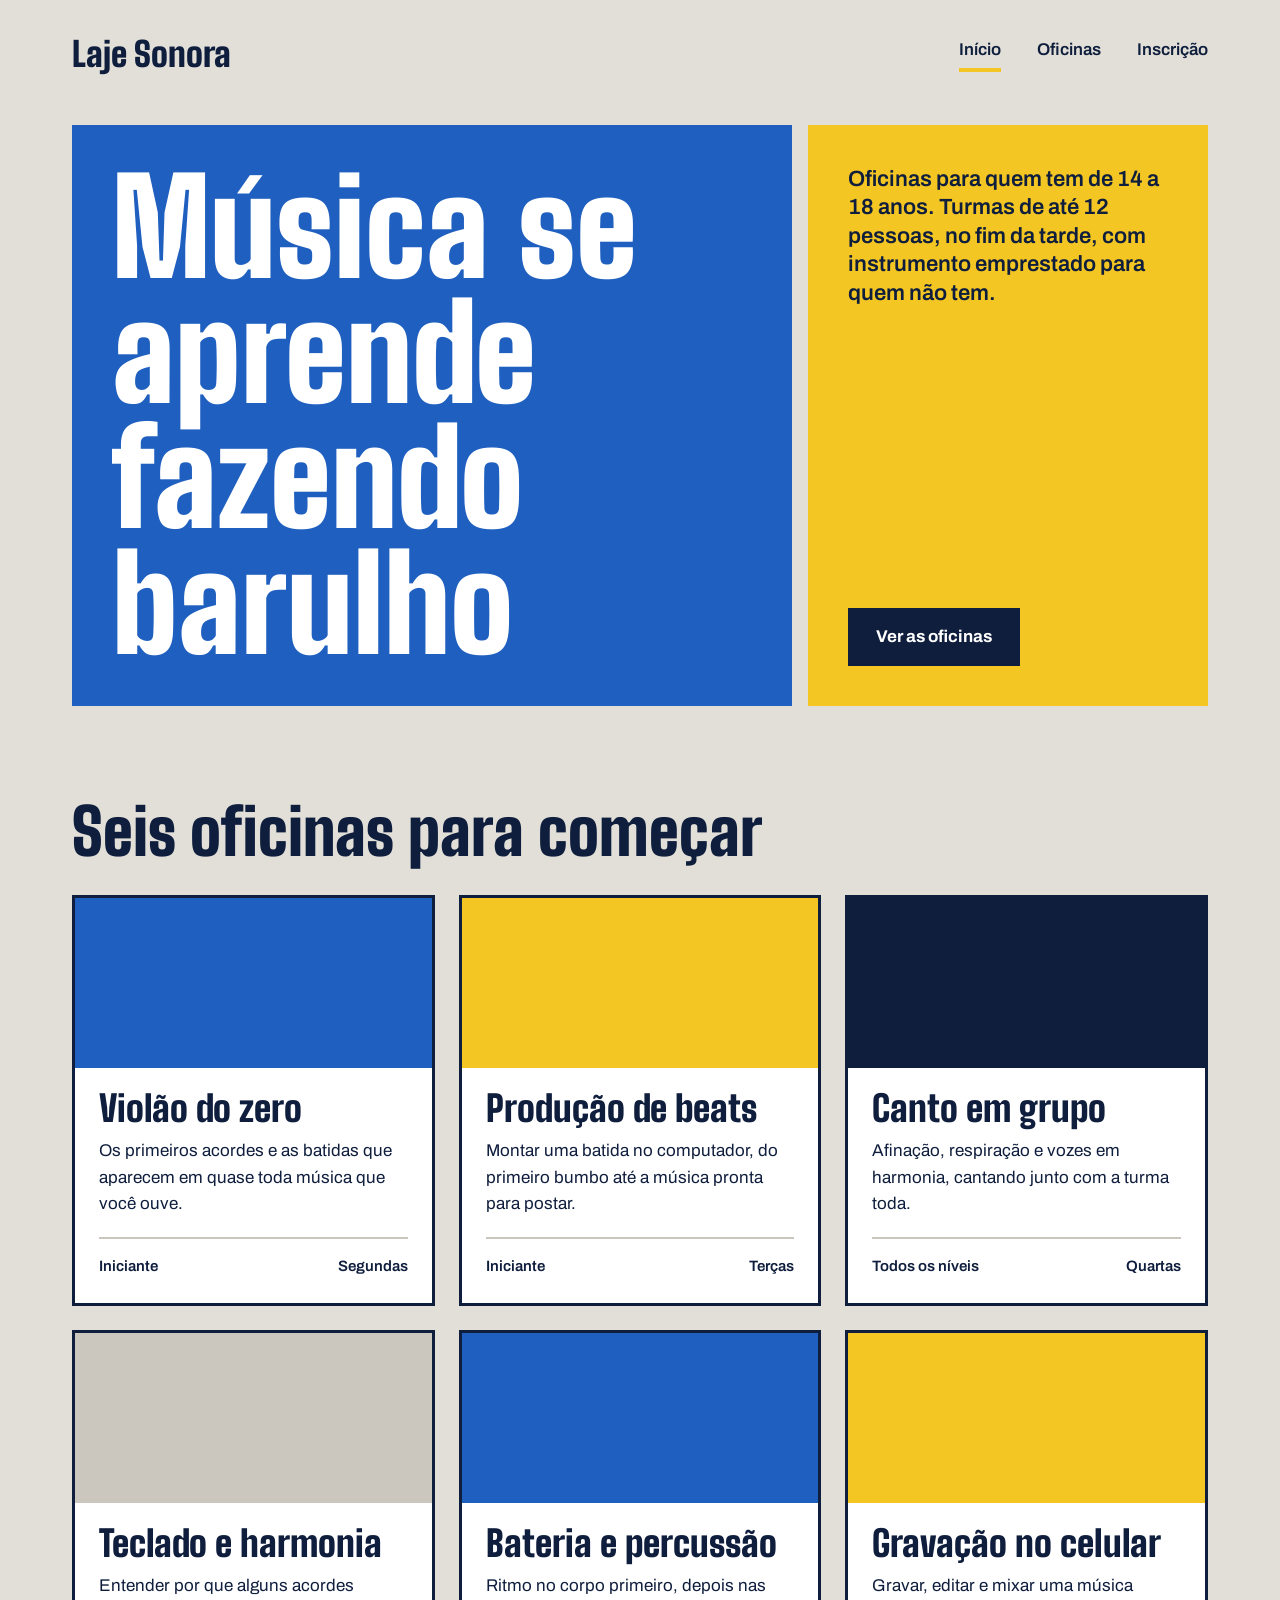
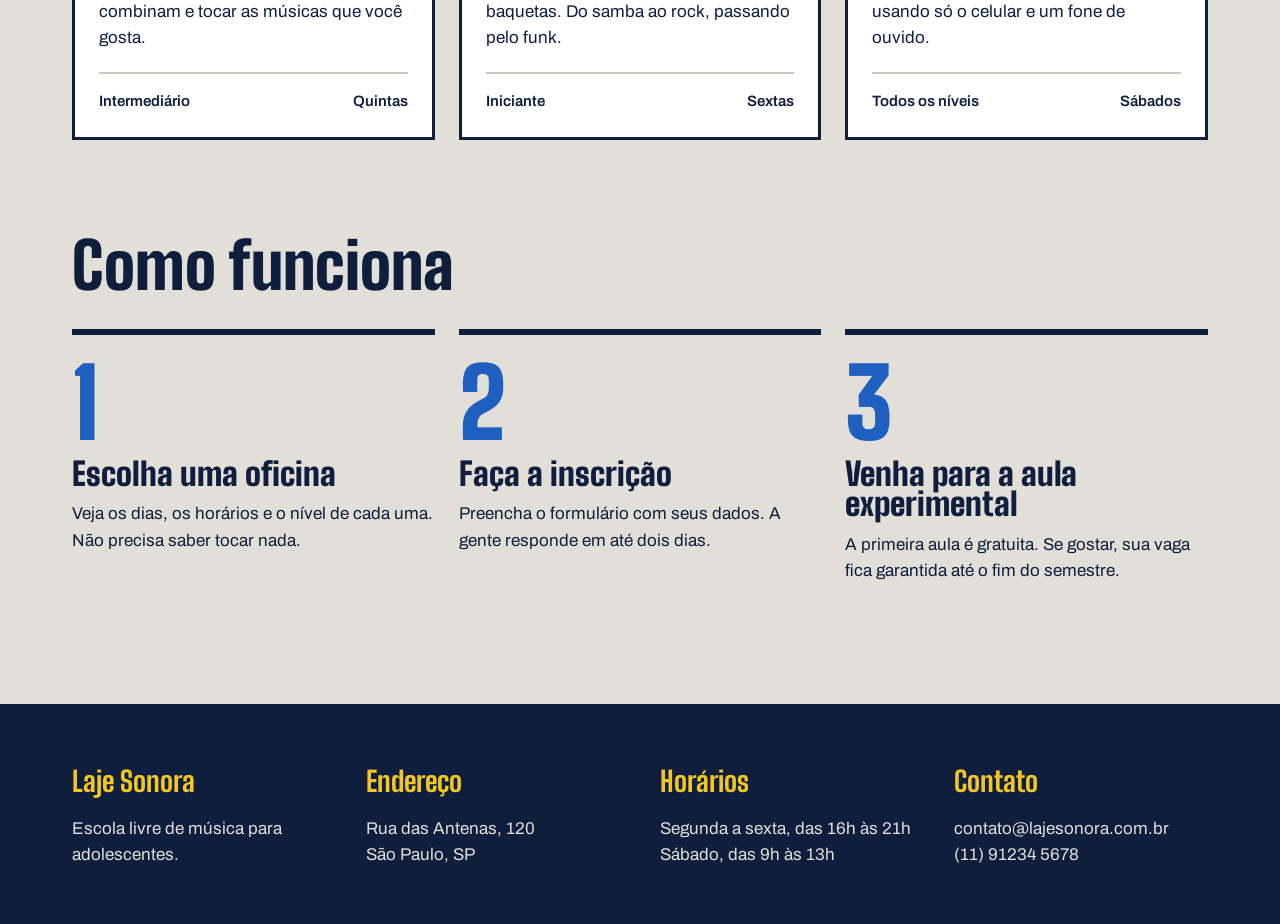
<file: index.html>
<!DOCTYPE html>
<html lang="pt-BR">
<head>
    <meta charset="UTF-8">
    <meta name="viewport" content="width=device-width, initial-scale=1.0">
    <title>Laje Sonora | Início</title>

    <link rel="preconnect" href="https://fonts.googleapis.com">
    <link rel="preconnect" href="https://fonts.gstatic.com" crossorigin>
    <link href="https://fonts.googleapis.com/css2?family=Archivo:wght@400;500;600;700&family=Big+Shoulders:wght@400;500;600;700;800&display=swap" rel="stylesheet">

    <link rel="stylesheet" href="index.css">
</head>
<body>

    <header class="conteudo topo">
        <a class="logo" href="index.html">Laje Sonora</a>

        <nav class="menu">
            <a class="atual" href="index.html">Início</a>
            <a href="oficinas.html">Oficinas</a>
            <a href="inscricao.html">Inscrição</a>
        </nav>
    </header>

    <main>

        <section class="conteudo cartazes">

            <div class="cartaz cartaz-principal">
                <h1>Música se aprende fazendo barulho</h1>
            </div>

            <div class="cartaz cartaz-lateral">
                <p>
                    Oficinas para quem tem de 14 a 18 anos.
                    Turmas de até 12 pessoas, no fim da tarde,
                    com instrumento emprestado para quem não tem.
                </p>

                <a class="botao" href="oficinas.html">Ver as oficinas</a>
            </div>

        </section>

        <section class="conteudo secao">

            <h2 class="titulo-secao">Seis oficinas para começar</h2>

            <div class="cards">

                <article class="card">
                    <div class="foto foto-azul"></div>

                    <div class="card-texto">
                        <h3>Violão do zero</h3>

                        <p>
                            Os primeiros acordes e as batidas que aparecem
                            em quase toda música que você ouve.
                        </p>

                        <div class="card-info">
                            <span>Iniciante</span>
                            <span>Segundas</span>
                        </div>
                    </div>
                </article>

                <article class="card">
                    <div class="foto foto-amarela"></div>

                    <div class="card-texto">
                        <h3>Produção de beats</h3>

                        <p>
                            Montar uma batida no computador, do primeiro
                            bumbo até a música pronta para postar.
                        </p>

                        <div class="card-info">
                            <span>Iniciante</span>
                            <span>Terças</span>
                        </div>
                    </div>
                </article>

                <article class="card">
                    <div class="foto foto-tinta"></div>

                    <div class="card-texto">
                        <h3>Canto em grupo</h3>

                        <p>
                            Afinação, respiração e vozes em harmonia,
                            cantando junto com a turma toda.
                        </p>

                        <div class="card-info">
                            <span>Todos os níveis</span>
                            <span>Quartas</span>
                        </div>
                    </div>
                </article>

                <article class="card">
                    <div class="foto"></div>

                    <div class="card-texto">
                        <h3>Teclado e harmonia</h3>

                        <p>
                            Entender por que alguns acordes combinam
                            e tocar as músicas que você gosta.
                        </p>

                        <div class="card-info">
                            <span>Intermediário</span>
                            <span>Quintas</span>
                        </div>
                    </div>
                </article>

                <article class="card">
                    <div class="foto foto-azul"></div>

                    <div class="card-texto">
                        <h3>Bateria e percussão</h3>

                        <p>
                            Ritmo no corpo primeiro, depois nas baquetas.
                            Do samba ao rock, passando pelo funk.
                        </p>

                        <div class="card-info">
                            <span>Iniciante</span>
                            <span>Sextas</span>
                        </div>
                    </div>
                </article>

                <article class="card">
                    <div class="foto foto-amarela"></div>

                    <div class="card-texto">
                        <h3>Gravação no celular</h3>

                        <p>
                            Gravar, editar e mixar uma música usando
                            só o celular e um fone de ouvido.
                        </p>

                        <div class="card-info">
                            <span>Todos os níveis</span>
                            <span>Sábados</span>
                        </div>
                    </div>
                </article>

            </div>

        </section>

        <section class="conteudo secao">

            <h2 class="titulo-secao">Como funciona</h2>

            <div class="passos">

                <div class="passo">
                    <p class="passo-numero">1</p>

                    <h3>Escolha uma oficina</h3>

                    <p>
                        Veja os dias, os horários e o nível de cada uma.
                        Não precisa saber tocar nada.
                    </p>
                </div>

                <div class="passo">
                    <p class="passo-numero">2</p>

                    <h3>Faça a inscrição</h3>

                    <p>
                        Preencha o formulário com seus dados.
                        A gente responde em até dois dias.
                    </p>
                </div>

                <div class="passo">
                    <p class="passo-numero">3</p>

                    <h3>Venha para a aula experimental</h3>

                    <p>
                        A primeira aula é gratuita. Se gostar,
                        sua vaga fica garantida até o fim do semestre.
                    </p>
                </div>

            </div>

        </section>

    </main>

    <footer class="rodape">

        <div class="conteudo rodape-colunas">

            <div class="rodape-coluna">
                <h4>Laje Sonora</h4>
                <p>Escola livre de música para adolescentes.</p>
            </div>

            <div class="rodape-coluna">
                <h4>Endereço</h4>
                <p>
                    Rua das Antenas, 120<br>
                    São Paulo, SP
                </p>
            </div>

            <div class="rodape-coluna">
                <h4>Horários</h4>
                <p>
                    Segunda a sexta, das 16h às 21h<br>
                    Sábado, das 9h às 13h
                </p>
            </div>

            <div class="rodape-coluna">
                <h4>Contato</h4>
                <p>
                    contato@lajesonora.com.br<br>
                    (11) 91234 5678
                </p>
            </div>

        </div>

    </footer>

</body>
</html>
</file>
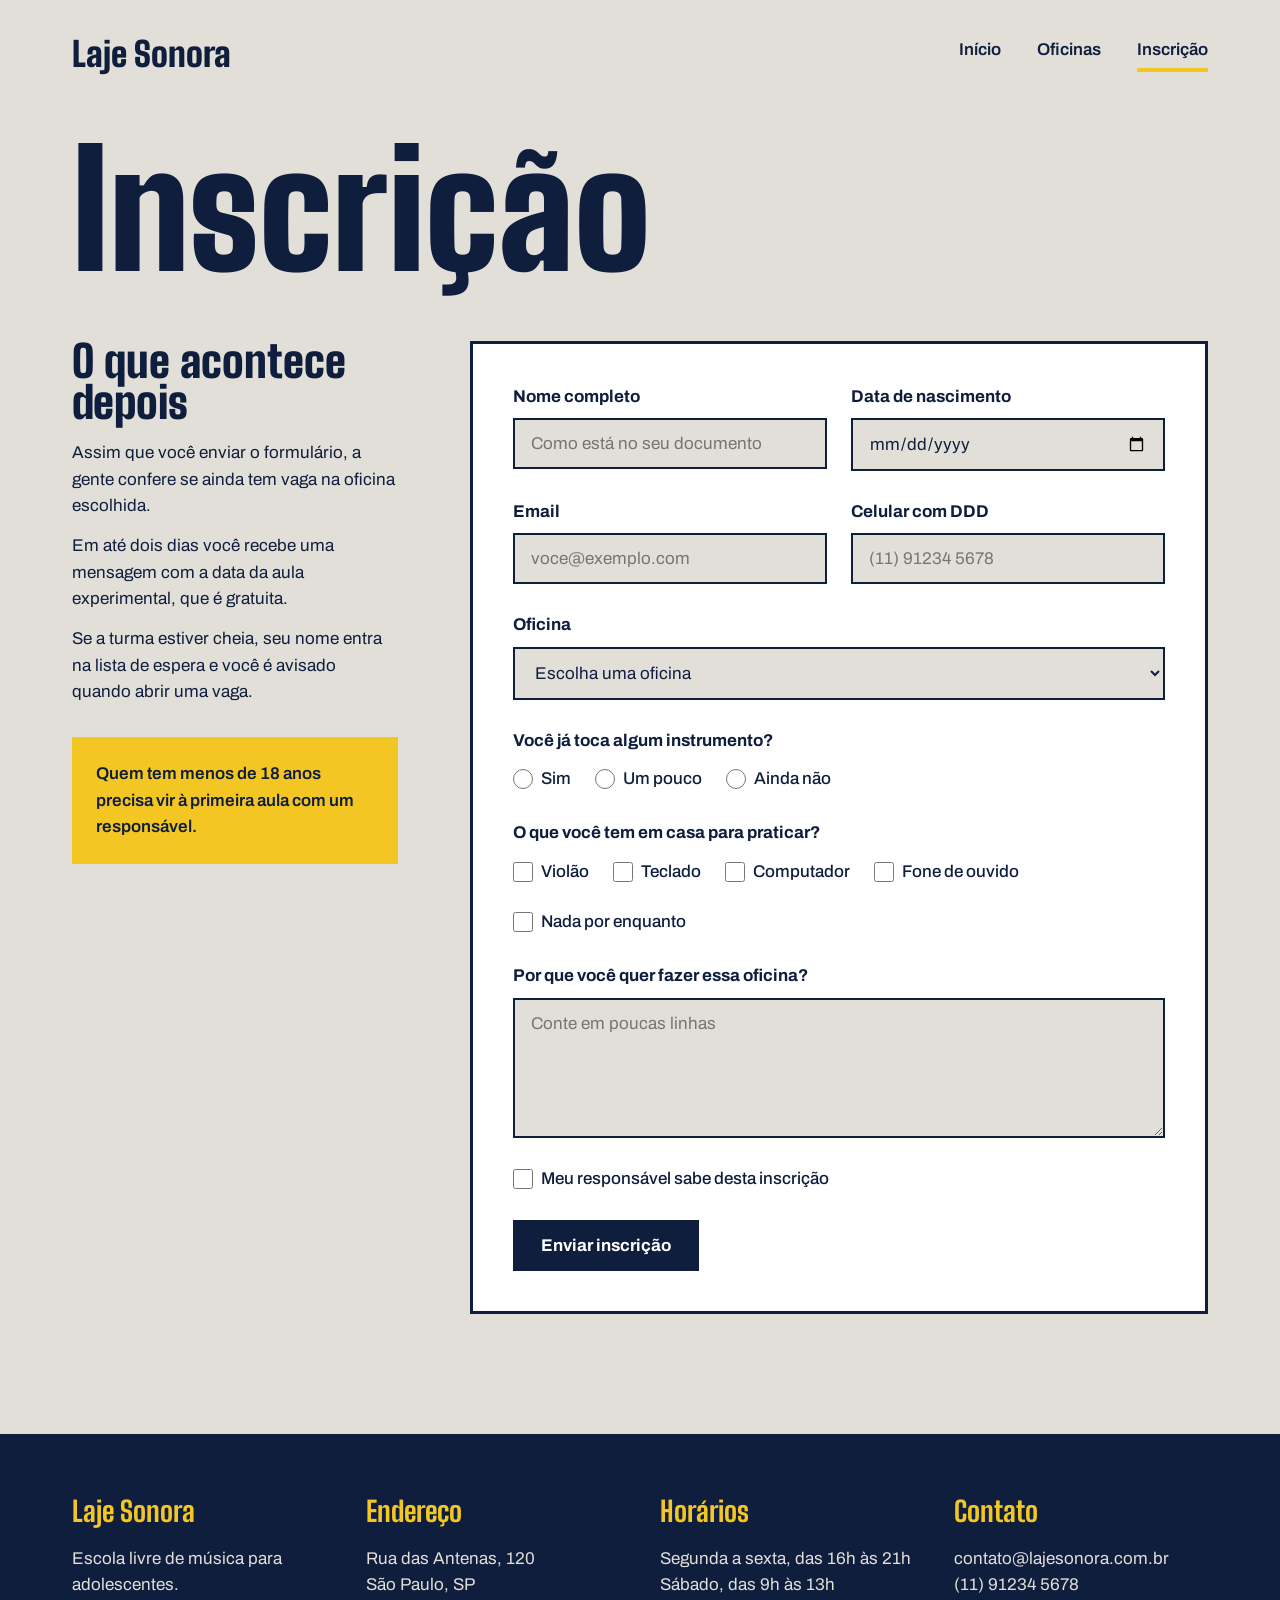
<file: incricao.html>
<!DOCTYPE html>
<html lang="pt-BR">

<head>
    <meta charset="UTF-8">
    <meta name="viewport" content="width=device-width, initial-scale=1.0">

    <title>Laje Sonora | Inscrição</title>

    <link rel="preconnect" href="https://fonts.googleapis.com">
    <link rel="preconnect" href="https://fonts.gstatic.com" crossorigin>

    <link href="https://fonts.googleapis.com/css2?family=Big+Shoulders:wght@700;900&family=Archivo:wght@400;600;700&display=swap" rel="stylesheet">

    <link rel="stylesheet" href="inscricao.css">
</head>

<body>

    <header class="conteudo topo">
        <a class="logo" href="index.html">Laje Sonora</a>

        <nav class="menu">
            <a href="index.html">Início</a>
            <a href="oficinas.html">Oficinas</a>
            <a href="inscricao.html" class="atual">Inscrição</a>
        </nav>
    </header>

    <main class="conteudo">

        <h1 class="titulo-pagina">Inscrição</h1>

        <div class="inscricao">

            <section class="explicacao">

                <h2>O que acontece depois</h2>

                <p>Assim que você enviar o formulário, a gente confere se ainda tem vaga na oficina escolhida.</p>

                <p>Em até dois dias você recebe uma mensagem com a data da aula experimental, que é gratuita.</p>

                <p>Se a turma estiver cheia, seu nome entra na lista de espera e você é avisado quando abrir uma vaga.</p>

                <p class="aviso">Quem tem menos de 18 anos precisa vir à primeira aula com um responsável.</p>

            </section>

            <form class="formulario" action="#" method="post">

                <div class="linha">

                    <div class="campo">
                        <label for="nome">Nome completo</label>
                        <input type="text" id="nome" name="nome" placeholder="Como está no seu documento" required>
                    </div>

                    <div class="campo">
                        <label for="nascimento">Data de nascimento</label>
                        <input type="date" id="nascimento" name="nascimento" required>
                    </div>

                </div>

                <div class="linha">

                    <div class="campo">
                        <label for="email">Email</label>
                        <input type="email" id="email" name="email" placeholder="voce@exemplo.com" required>
                    </div>

                    <div class="campo">
                        <label for="telefone">Celular com DDD</label>
                        <input type="tel" id="telefone" name="telefone" placeholder="(11) 91234 5678" required>
                    </div>

                </div>

                <div class="campo">
                    <label for="oficina">Oficina</label>

                    <select id="oficina" name="oficina" required>
                        <option value="">Escolha uma oficina</option>
                        <option value="violao">Violão do zero</option>
                        <option value="beats">Produção de beats</option>
                        <option value="canto">Canto em grupo</option>
                        <option value="teclado">Teclado e harmonia</option>
                        <option value="bateria">Bateria e percussão</option>
                        <option value="gravacao">Gravação no celular</option>
                    </select>
                </div>

                <fieldset class="grupo">

                    <legend>Você já toca algum instrumento?</legend>

                    <div class="opcoes">

                        <div class="opcao">
                            <input type="radio" id="tocaSim" name="toca" value="sim">
                            <label for="tocaSim">Sim</label>
                        </div>

                        <div class="opcao">
                            <input type="radio" id="tocaPouco" name="toca" value="pouco">
                            <label for="tocaPouco">Um pouco</label>
                        </div>

                        <div class="opcao">
                            <input type="radio" id="tocaNao" name="toca" value="nao">
                            <label for="tocaNao">Ainda não</label>
                        </div>

                    </div>

                </fieldset>

                <fieldset class="grupo">

                    <legend>O que você tem em casa para praticar?</legend>

                    <div class="opcoes">

                        <div class="opcao">
                            <input type="checkbox" id="temViolao" name="tem" value="violao">
                            <label for="temViolao">Violão</label>
                        </div>

                        <div class="opcao">
                            <input type="checkbox" id="temTeclado" name="tem" value="teclado">
                            <label for="temTeclado">Teclado</label>
                        </div>

                        <div class="opcao">
                            <input type="checkbox" id="temComputador" name="tem" value="computador">
                            <label for="temComputador">Computador</label>
                        </div>

                        <div class="opcao">
                            <input type="checkbox" id="temFone" name="tem" value="fone">
                            <label for="temFone">Fone de ouvido</label>
                        </div>

                        <div class="opcao">
                            <input type="checkbox" id="temNada" name="tem" value="nada">
                            <label for="temNada">Nada por enquanto</label>
                        </div>

                    </div>

                </fieldset>

                <div class="campo">
                    <label for="motivo">Por que você quer fazer essa oficina?</label>
                    <textarea id="motivo" name="motivo" placeholder="Conte em poucas linhas"></textarea>
                </div>

                <div class="opcao">
                    <input type="checkbox" id="responsavel" name="responsavel" required>
                    <label for="responsavel">Meu responsável sabe desta inscrição</label>
                </div>

                <div>
                    <button class="botao" type="submit">Enviar inscrição</button>
                </div>

            </form>

        </div>

    </main>

    <footer class="rodape">

        <div class="conteudo rodape-colunas">

            <div class="rodape-coluna">
                <h4>Laje Sonora</h4>
                <p>Escola livre de música para adolescentes.</p>
            </div>

            <div class="rodape-coluna">
                <h4>Endereço</h4>
                <p>Rua das Antenas, 120<br>São Paulo, SP</p>
            </div>

            <div class="rodape-coluna">
                <h4>Horários</h4>
                <p>Segunda a sexta, das 16h às 21h<br>Sábado, das 9h às 13h</p>
            </div>

            <div class="rodape-coluna">
                <h4>Contato</h4>
                <p>contato@lajesonora.com.br<br>(11) 91234 5678</p>
            </div>

        </div>

    </footer>

</body>
</html>
</file>
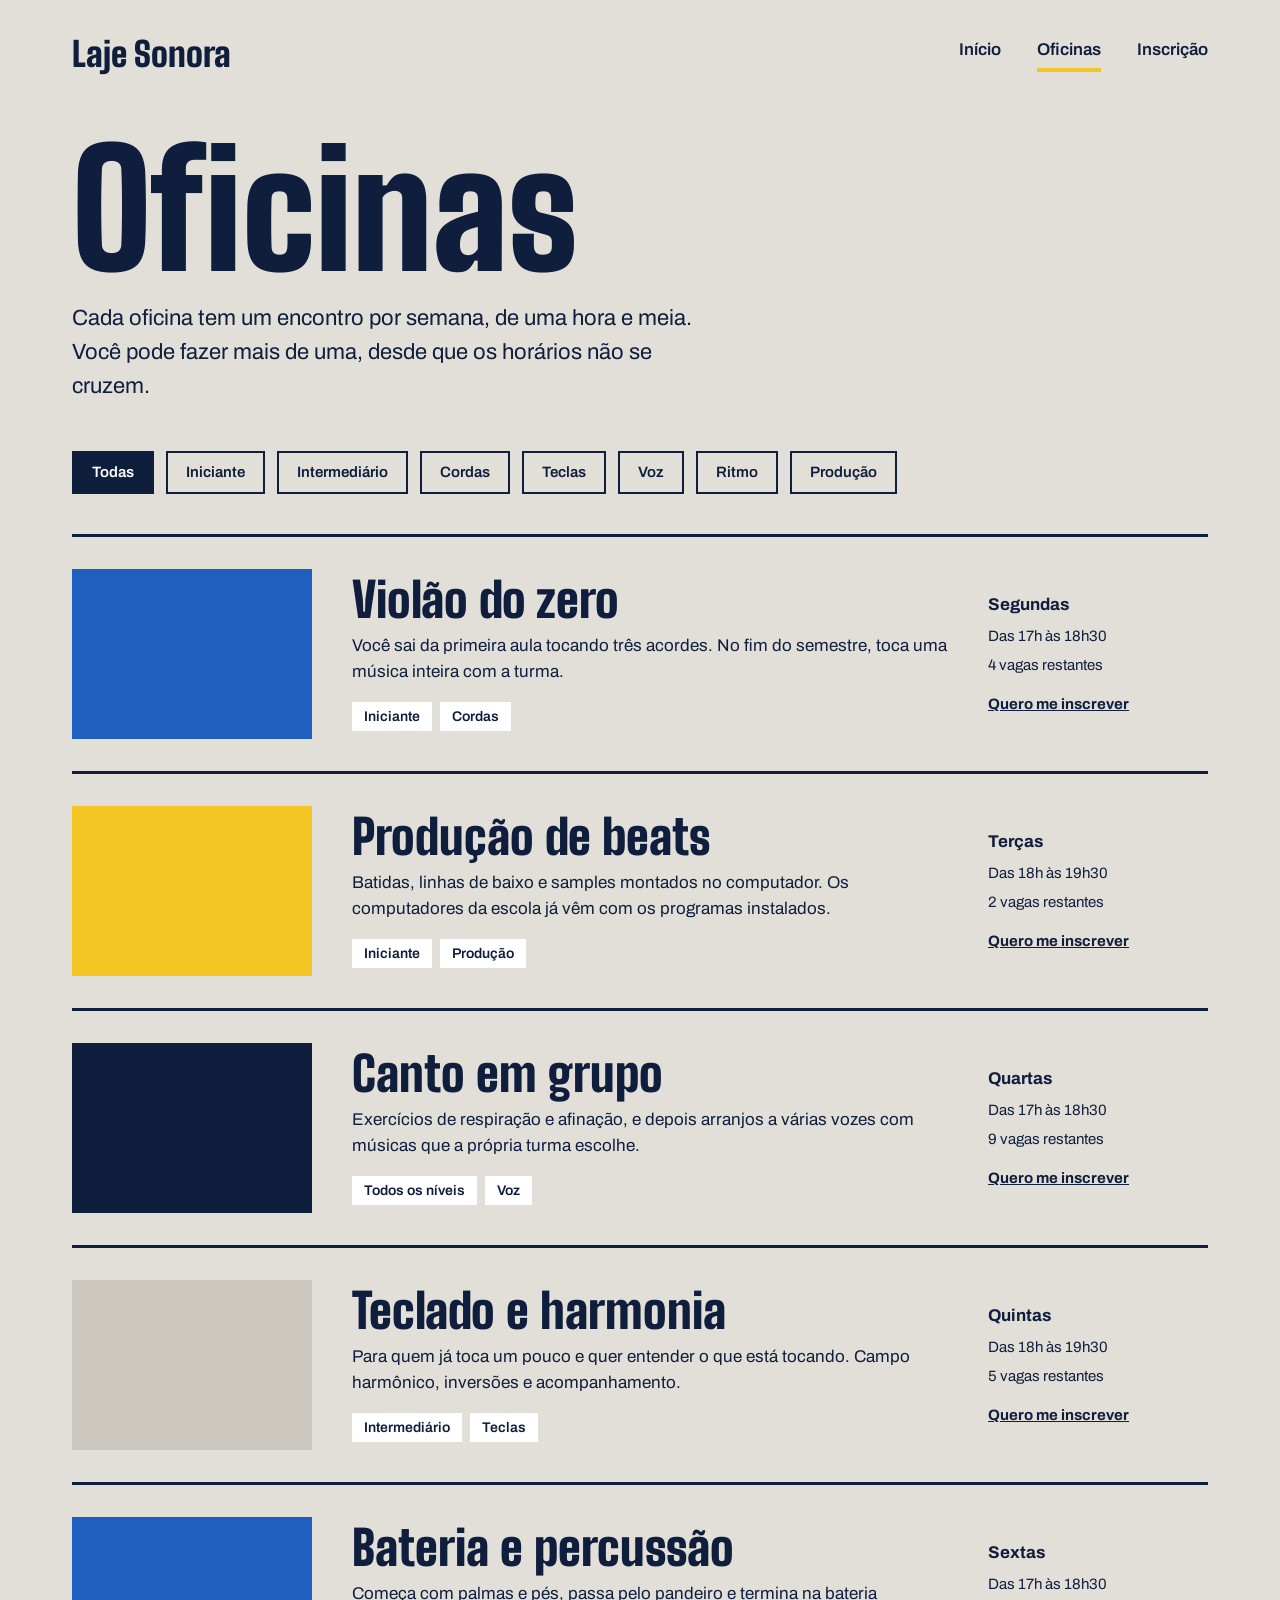
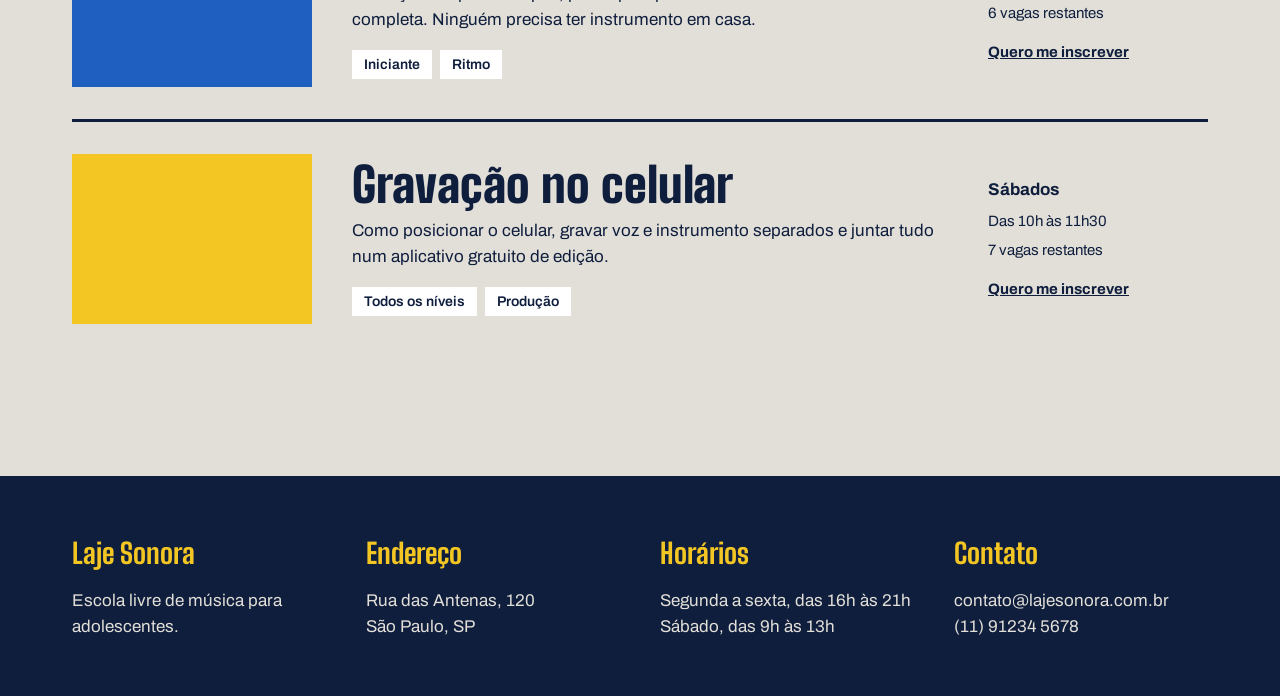
<file: oficinas.html>
<!DOCTYPE html>
<html lang="pt-BR">

<head>
    <meta charset="UTF-8">
    <meta name="viewport" content="width=device-width, initial-scale=1.0">

    <title>Laje Sonora | Oficinas</title>

    <link rel="preconnect" href="https://fonts.googleapis.com">
    <link rel="preconnect" href="https://fonts.gstatic.com" crossorigin>

    <link href="https://fonts.googleapis.com/css2?family=Big+Shoulders:wght@700;900&family=Archivo:wght@400;600;700&display=swap" rel="stylesheet">

    <link rel="stylesheet" href="oficinas.css">
</head>

<body>

    <header class="conteudo topo">

        <a class="logo" href="index.html">Laje Sonora</a>

        <nav class="menu">
            <a href="index.html">Início</a>
            <a href="oficinas.html" class="atual">Oficinas</a>
            <a href="inscricao.html">Inscrição</a>
        </nav>

    </header>

    <main class="conteudo">

        <h1 class="titulo-pagina">Oficinas</h1>

        <p class="subtitulo-pagina">
            Cada oficina tem um encontro por semana, de uma hora e meia. Você pode fazer mais de uma, desde que os horários não se cruzem.
        </p>

        <div class="filtros">
            <span class="filtro ativo">Todas</span>
            <span class="filtro">Iniciante</span>
            <span class="filtro">Intermediário</span>
            <span class="filtro">Cordas</span>
            <span class="filtro">Teclas</span>
            <span class="filtro">Voz</span>
            <span class="filtro">Ritmo</span>
            <span class="filtro">Produção</span>
        </div>

        <div class="lista">

            <article class="oficina">
                <div class="foto foto-azul"></div>

                <div class="oficina-texto">
                    <h2>Violão do zero</h2>
                    <p>Você sai da primeira aula tocando três acordes. No fim do semestre, toca uma música inteira com a turma.</p>

                    <div class="etiquetas">
                        <span class="etiqueta">Iniciante</span>
                        <span class="etiqueta">Cordas</span>
                    </div>
                </div>

                <div class="oficina-detalhes">
                    <strong>Segundas</strong>
                    <span>Das 17h às 18h30</span>
                    <span>4 vagas restantes</span>
                    <a href="inscricao.html">Quero me inscrever</a>
                </div>
            </article>

            <article class="oficina">
                <div class="foto foto-amarela"></div>

                <div class="oficina-texto">
                    <h2>Produção de beats</h2>
                    <p>Batidas, linhas de baixo e samples montados no computador. Os computadores da escola já vêm com os programas instalados.</p>

                    <div class="etiquetas">
                        <span class="etiqueta">Iniciante</span>
                        <span class="etiqueta">Produção</span>
                    </div>
                </div>

                <div class="oficina-detalhes">
                    <strong>Terças</strong>
                    <span>Das 18h às 19h30</span>
                    <span>2 vagas restantes</span>
                    <a href="inscricao.html">Quero me inscrever</a>
                </div>
            </article>

            <article class="oficina">
                <div class="foto foto-tinta"></div>

                <div class="oficina-texto">
                    <h2>Canto em grupo</h2>
                    <p>Exercícios de respiração e afinação, e depois arranjos a várias vozes com músicas que a própria turma escolhe.</p>

                    <div class="etiquetas">
                        <span class="etiqueta">Todos os níveis</span>
                        <span class="etiqueta">Voz</span>
                    </div>
                </div>

                <div class="oficina-detalhes">
                    <strong>Quartas</strong>
                    <span>Das 17h às 18h30</span>
                    <span>9 vagas restantes</span>
                    <a href="inscricao.html">Quero me inscrever</a>
                </div>
            </article>

            <article class="oficina">
                <div class="foto"></div>

                <div class="oficina-texto">
                    <h2>Teclado e harmonia</h2>
                    <p>Para quem já toca um pouco e quer entender o que está tocando. Campo harmônico, inversões e acompanhamento.</p>

                    <div class="etiquetas">
                        <span class="etiqueta">Intermediário</span>
                        <span class="etiqueta">Teclas</span>
                    </div>
                </div>

                <div class="oficina-detalhes">
                    <strong>Quintas</strong>
                    <span>Das 18h às 19h30</span>
                    <span>5 vagas restantes</span>
                    <a href="inscricao.html">Quero me inscrever</a>
                </div>
            </article>

            <article class="oficina">
                <div class="foto foto-azul"></div>

                <div class="oficina-texto">
                    <h2>Bateria e percussão</h2>
                    <p>Começa com palmas e pés, passa pelo pandeiro e termina na bateria completa. Ninguém precisa ter instrumento em casa.</p>

                    <div class="etiquetas">
                        <span class="etiqueta">Iniciante</span>
                        <span class="etiqueta">Ritmo</span>
                    </div>
                </div>

                <div class="oficina-detalhes">
                    <strong>Sextas</strong>
                    <span>Das 17h às 18h30</span>
                    <span>6 vagas restantes</span>
                    <a href="inscricao.html">Quero me inscrever</a>
                </div>
            </article>

            <article class="oficina">
                <div class="foto foto-amarela"></div>

                <div class="oficina-texto">
                    <h2>Gravação no celular</h2>
                    <p>Como posicionar o celular, gravar voz e instrumento separados e juntar tudo num aplicativo gratuito de edição.</p>

                    <div class="etiquetas">
                        <span class="etiqueta">Todos os níveis</span>
                        <span class="etiqueta">Produção</span>
                    </div>
                </div>

                <div class="oficina-detalhes">
                    <strong>Sábados</strong>
                    <span>Das 10h às 11h30</span>
                    <span>7 vagas restantes</span>
                    <a href="inscricao.html">Quero me inscrever</a>
                </div>
            </article>

        </div>

    </main>

    <footer class="rodape">
        <div class="conteudo rodape-colunas">

            <div class="rodape-coluna">
                <h4>Laje Sonora</h4>
                <p>Escola livre de música para adolescentes.</p>
            </div>

            <div class="rodape-coluna">
                <h4>Endereço</h4>
                <p>Rua das Antenas, 120<br>São Paulo, SP</p>
            </div>

            <div class="rodape-coluna">
                <h4>Horários</h4>
                <p>Segunda a sexta, das 16h às 21h<br>Sábado, das 9h às 13h</p>
            </div>

            <div class="rodape-coluna">
                <h4>Contato</h4>
                <p>contato@lajesonora.com.br<br>(11) 91234 5678</p>
            </div>

        </div>
    </footer>

</body>
</html>
</file>
<file: index.css>
* {
    margin: 0;
    padding: 0;
    box-sizing: border-box;
}

:root {
    --concreto: #E2DFD8;
    --concreto-escuro: #CBC7BE;
    --tinta: #0F1E3D;
    --caixa-dagua: #1F5FBF;
    --fita: #F3C623;
    --branco: #FFFFFF;

    --fonte-cartaz: "Big Shoulders", "Arial Narrow",sans-serif;
    --fonte-texto: "Archivo", Arial, sans-serif;

}

body {
    background-color: var(--concreto);
    color: var(--tinta);
    font-family: var(--fonte-texto);
    font-size: 17px;
    line-height: 1.55;
}

a {
    color: inherit;
}

h1,h2,h3 {
    font-family: var(--fonte-cartaz);
    font-weight: 900;
    line-height: 0.95;
}

.conteudo {
    max-width: 1200px;
    margin-inline: auto;
    padding-inline: 32px;
}

.topo {
    padding-block: 28px;
    display: flex;
    justify-content: space-between;
    align-items: center;
}

.logo {
    font-family: var(--fonte-cartaz);
    font-size: 34px;
    font-weight: 900;
    text-decoration: none;
}

.menu {
    display: flex;
    gap: 36px;
}

.menu a {
    font-weight: 600;
    text-decoration: none;
    padding-bottom: 4px;
    border-bottom: 4px solid transparent;
}

.menu a:hover {
    border-bottom-color: var(--tinta);
}

.menu a.atual {
    border-bottom-color: var(--fita);
}

.cartazes {
    margin-top: 16px;
    display: flex;
    gap: 16px;
}

.cartaz {
    padding: 40px;
}

.cartaz-principal {
    background: var(--caixa-dagua);
    color: var(--branco);
    flex: 2;
}

.cartaz-principal h1 {
    font-size: 132px;
    max-width: 9ch;
}

.cartaz-lateral {
    background: var(--fita);
    flex: 1;
    display: flex;
    flex-direction: column;
    justify-content: space-between;
    gap: 32px;
    align-items: flex-start;
}

.cartaz-lateral p {
    font-size: 22px;
    font-weight: 600;
    line-height: 1.3;
}

.botao {
    background: var(--tinta);
    color: var(--branco);
    font-weight: 700;
    text-decoration: none;
    padding: 16px 28px;
    border: none;
    font-size: 17px;
    font-family: var(--fonte-texto);
    cursor: pointer;
}

.botao:hover {
    background: var(--caixa-dagua);
}
.secao {
    margin-top: 96px;
}

.titulo-secao {
    font-size: 64px;
    margin-bottom: 32px;
}

.cards {
    display: flex;
    flex-wrap: wrap;
    gap: 24px;
}

.card {
    background: var(--branco);
    border: 3px solid var(--tinta);
    flex: 1 1 340px;
}

.card .foto {
    height: 170px;
}

.foto {
    background: var(--concreto-escuro);
}

.foto-azul {
    background: var(--caixa-dagua);
}

.foto-amarela {
    background: var(--fita);
}

.foto-tinta {
    background: var(--tinta);
}

.card-texto {
    padding: 24px;
}

.card h3 {
    font-size: 36px;
    margin-bottom: 12px;
}

.card-info {
    margin-top: 20px;
    padding-top: 16px;
    border-top: 2px solid var(--concreto-escuro);
    font-weight: 600;
    font-size: 15px;
    display: flex;
    justify-content: space-between;
}
.passos {
    display: flex;
    gap: 24px;
}

.passo {
    border-top: 6px solid var(--tinta);
    padding-top: 20px;
    flex: 1;
}

.passo-numero {
    font-family: var(--fonte-cartaz);
    font-size: 96px;
    font-weight: 900;
    line-height: 1;
    color: var(--caixa-dagua);
}

.passo h3 {
    font-size: 32px;
    margin-block: 8px 12px;
}
.rodape {
    margin-top: 120px;
    background: var(--tinta);
    color: var(--concreto);
    padding-block: 56px;
}

.rodape-colunas {
    display: flex;
    gap: 40px;
}

.rodape-coluna {
    flex: 1;
}

.rodape h4 {
    font-family: var(--fonte-cartaz);
    font-size: 28px;
    color: var(--fita);
    margin-bottom: 12px;
}


@media (max-width: 800px) {
    .cartazes,
    .passos,
    .rodape-colunas {
        flex-direction: column;
    }

    .cartaz-principal h1 {
        font-size: 84px;
    }
}
</file>
<file: inscricao.css>
* {
    margin: 0;
    padding: 0;
    box-sizing: border-box;
}

:root {
    --concreto: #E2DFD8;
    --concreto-escuro: #CBC7BE;
    --tinta: #0F1E3D;
    --caixa-dagua: #1F5FBF;
    --fita: #F3C623;
    --branco: #FFFFFF;

    --fonte-cartaz: "Big Shoulders", "Arial Narrow", sans-serif;
    --fonte-texto: "Archivo", Arial, sans-serif;
}

body {
    background-color: var(--concreto);
    color: var(--tinta);
    font-family: var(--fonte-texto);
    font-size: 17px;
    line-height: 1.55;
}

a {
    color: inherit;
}

h1, h2, h3 {
    font-family: var(--fonte-cartaz);
    font-weight: 900;
    line-height: 0.95;
}

.conteudo {
    max-width: 1200px;
    margin-inline: auto;
    padding-inline: 32px;
}


.topo {
    padding-block: 28px;
    display: flex;
    justify-content: space-between;
    align-items: center;
}

.logo {
    font-family: var(--fonte-cartaz);
    font-size: 34px;
    font-weight: 900;
    text-decoration: none;
}

.menu {
    display: flex;
    gap: 36px;
}

.menu a {
    font-weight: 600;
    text-decoration: none;
    padding-bottom: 4px;
    border-bottom: 4px solid transparent;
}

.menu a:hover {
    border-bottom-color: var(--tinta);
}

.menu a.atual {
    border-bottom-color: var(--fita);
}


.titulo-pagina {
    font-size: 160px;
    margin-top: 24px;
}

.rodape {
    margin-top: 120px;
    background: var(--tinta);
    color: var(--concreto);
    padding-block: 56px;
}

.rodape-colunas {
    display: flex;
    gap: 40px;
}

.rodape-coluna {
    flex: 1;
}

.rodape h4 {
    font-family: var(--fonte-cartaz);
    font-size: 28px;
    color: var(--fita);
    margin-bottom: 12px;
}

.inscricao {
    margin-top: 56px;
    display: flex;
    gap: 72px;
}

.explicacao {
    flex: 1;
}

.explicacao h2 {
    font-size: 44px;
    margin-bottom: 16px;
}

.explicacao p + p {
    margin-top: 14px;
}

.explicacao .aviso {
    margin-top: 32px;
    padding: 24px;
    background: var(--fita);
    font-weight: 600;
}

/* FORMULÁRIO */

.formulario {
    background: var(--branco);
    border: 3px solid var(--tinta);
    padding: 40px;
    flex: 2;
    display: flex;
    flex-direction: column;
    gap: 28px;
}

.linha {
    display: flex;
    gap: 24px;
}

.campo {
    flex: 1;
    display: flex;
    flex-direction: column;
    gap: 8px;
}

.grupo legend {
    margin-bottom: 12px;
}

.opcoes {
    display: flex;
    flex-wrap: wrap;
    gap: 24px;
}

.opcao {
    display: flex;
    align-items: center;
    gap: 8px;
}

.botao {
    background: var(--tinta);
    color: var(--branco);
    font-weight: 700;
    text-decoration: none;
    padding: 16px 28px;
    border: none;
    font-size: 17px;
    font-family: var(--fonte-texto);
    cursor: pointer;
}

.botao:hover {
    background: var(--caixa-dagua);
}

.formulario label,
.formulario legend {
    font-weight: 700;
}

.formulario fieldset {
    border: none;
}

.formulario input[type="text"],
.formulario input[type="email"],
.formulario input[type="tel"],
.formulario input[type="date"],
.formulario select,
.formulario textarea {
    width: 100%;
    padding: 14px 16px;
    border: 2px solid var(--tinta);
    background: var(--concreto);
    font-family: var(--fonte-texto);
    font-size: 17px;
    color: var(--tinta);
}

.formulario input:focus,
.formulario select:focus,
.formulario textarea:focus {
    outline: 3px solid var(--caixa-dagua);
    outline-offset: 2px;
    background: var(--branco);
}


@media (max-width: 800px) {
    .inscricao,
    .linha,
    .rodape-colunas {
        flex-direction: column;
    }

    .titulo-pagina {
        font-size: 96px;
    }
}


.formulario textarea {
    height: 140px;
    resize: vertical;
}

.formulario .opcao label {
    font-weight: 500;
}

.formulario input[type="radio"],
.formulario input[type="checkbox"] {
    width: 20px;
    height: 20px;
    accent-color: var(--caixa-dagua);
}
</file>
<file: oficinas.css>
* {
    margin: 0;
    padding: 0;
    box-sizing: border-box;
}

:root {
    --concreto: #E2DFD8;
    --concreto-escuro: #CBC7BE;
    --tinta: #0F1E3D;
    --caixa-dagua: #1F5FBF;
    --fita: #F3C623;
    --branco: #FFFFFF;

    --fonte-cartaz: "Big Shoulders", "Arial Narrow", sans-serif;
    --fonte-texto: "Archivo", Arial, sans-serif;
}

body {
    background-color: var(--concreto);
    color: var(--tinta);
    font-family: var(--fonte-texto);
    font-size: 17px;
    line-height: 1.55;
}

a {
    color: inherit;
}

h1, h2, h3 {
    font-family: var(--fonte-cartaz);
    font-weight: 900;
    line-height: 0.95;
}

.conteudo {
    max-width: 1200px;
    margin-inline: auto;
    padding-inline: 32px;
}
.topo {
    padding-block: 28px;
    display: flex;
    justify-content: space-between;
    align-items: center;
}

.logo {
    font-family: var(--fonte-cartaz);
    font-size: 34px;
    font-weight: 900;
    text-decoration: none;
}

.menu {
    display: flex;
    gap: 36px;
}

.menu a {
    font-weight: 600;
    text-decoration: none;
    padding-bottom: 4px;
    border-bottom: 4px solid transparent;
}

.menu a:hover {
    border-bottom-color: var(--tinta);
}

.menu a.atual {
    border-bottom-color: var(--fita);
}
.rodape {
    margin-top: 120px;
    background: var(--tinta);
    color: var(--concreto);
    padding-block: 56px;
}

.rodape-colunas {
    display: flex;
    gap: 40px;
}

.rodape-coluna {
    flex: 1;
}

.rodape h4 {
    font-family: var(--fonte-cartaz);
    font-size: 28px;
    color: var(--fita);
    margin-bottom: 12px;
}
.foto {
    background: var(--concreto-escuro);
}

.foto-azul {
    background: var(--caixa-dagua);
}

.foto-amarela {
    background: var(--fita);
}

.foto-tinta {
    background: var(--tinta);
}

.titulo-pagina {
    font-size: 160px;
    margin-top: 24px;
}

.subtitulo-pagina {
    font-size: 22px;
    max-width: 640px;
    margin-top: 16px;
}

.filtros {
    margin-top: 48px;
    display: flex;
    flex-wrap: wrap;
    gap: 12px;
}

.filtro {
    border: 2px solid var(--tinta);
    padding: 8px 18px;
    font-weight: 600;
    font-size: 15px;
}

.filtro.ativo {
    background: var(--tinta);
    color: var(--branco);
}

.lista {
    margin-top: 40px;
}

.oficina {
    padding-block: 32px;
    border-top: 3px solid var(--tinta);
    display: flex;
    align-items: center;
    gap: 40px;
}

.oficina .foto {
    width: 240px;
    height: 170px;
    flex-shrink: 0;
}

.oficina-texto {
    flex: 1;
}

.oficina h2 {
    font-size: 48px;
    margin-bottom: 10px;
}

.etiquetas {
    margin-top: 16px;
    display: flex;
    gap: 8px;
}

.etiqueta {
    background: var(--branco);
    padding: 4px 12px;
    font-size: 14px;
    font-weight: 600;
}

.oficina-detalhes {
    width: 220px;
    font-size: 15px;
    display: flex;
    flex-direction: column;
    gap: 6px;
}

.oficina-detalhes strong {
    font-size: 17px;
}

.oficina-detalhes a {
    margin-top: 10px;
    font-weight: 700;
}


@media (max-width: 800px) {
    .oficina,
    .rodape-colunas {
        flex-direction: column;
        align-items: stretch;
    }

    .titulo-pagina {
        font-size: 96px;
    }

    .oficina .foto,
    .oficina-detalhes {
        width: 100%;
    }
}
</file>
